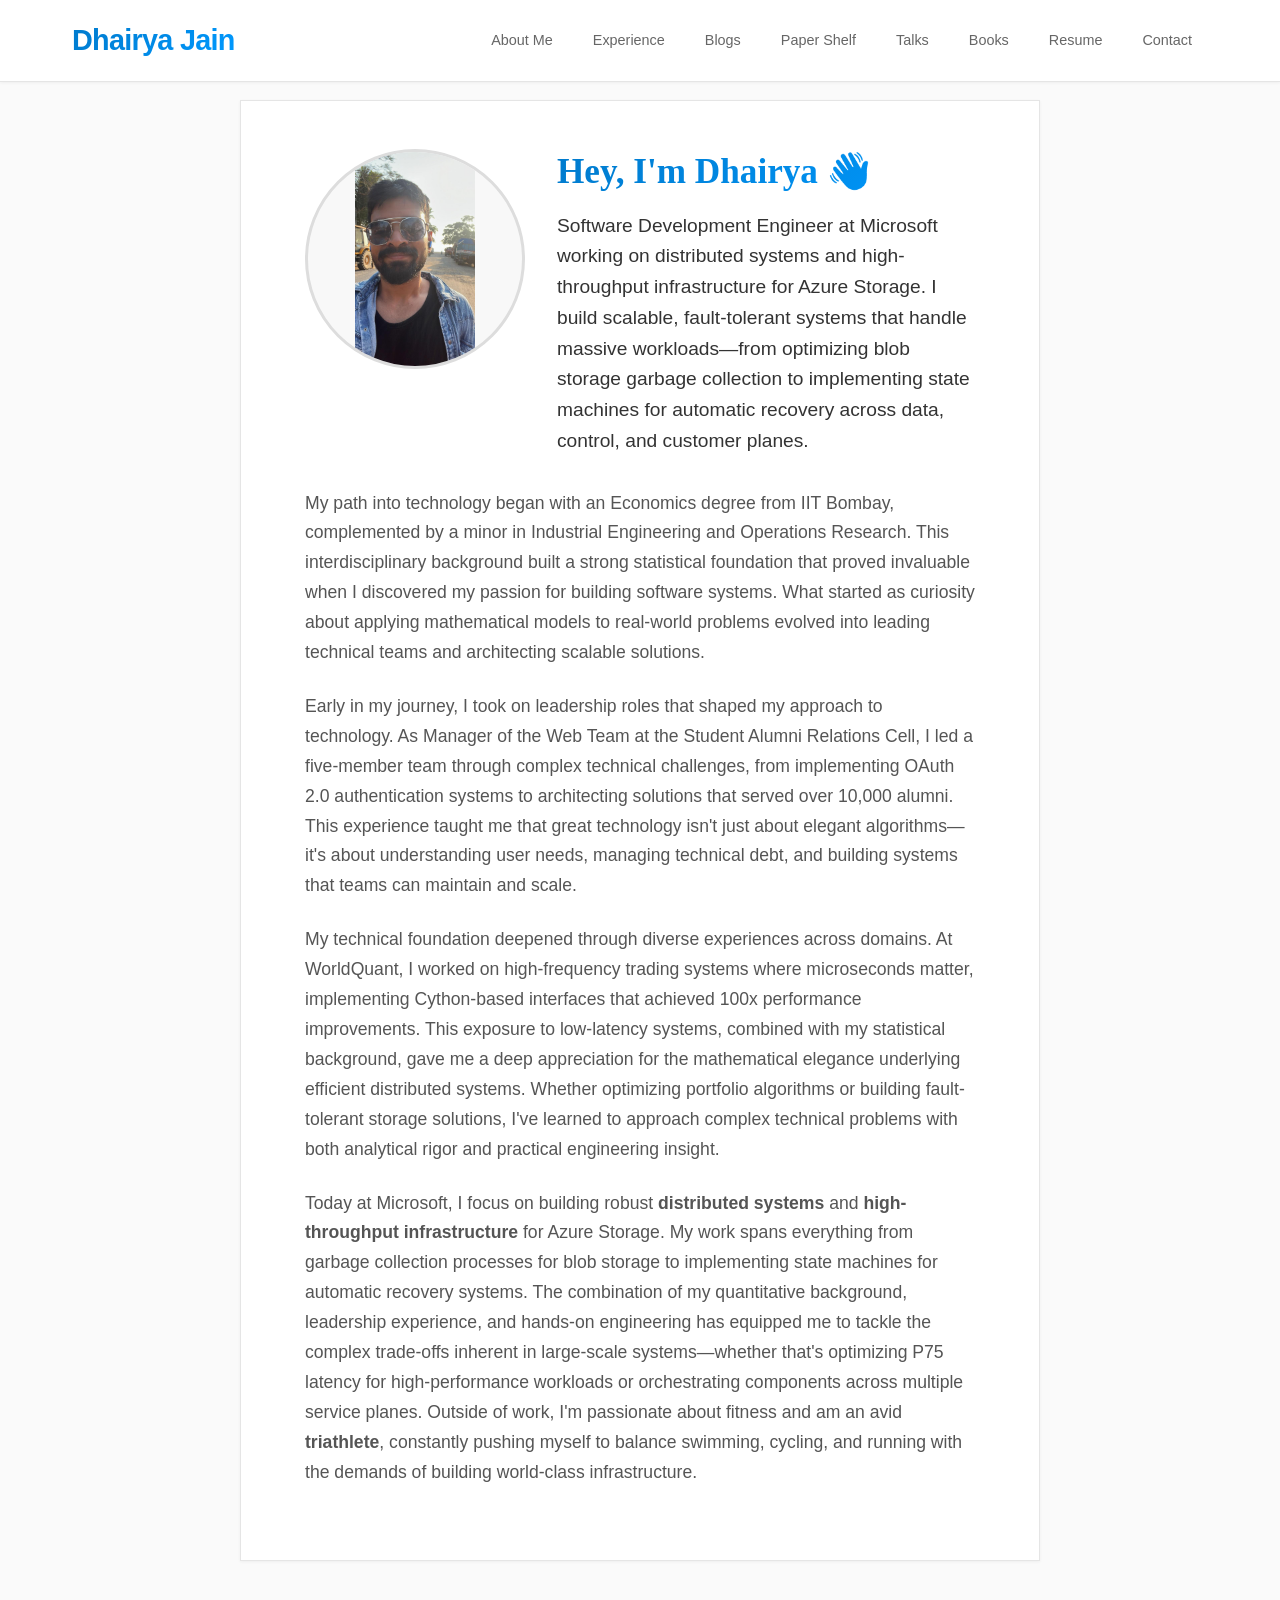
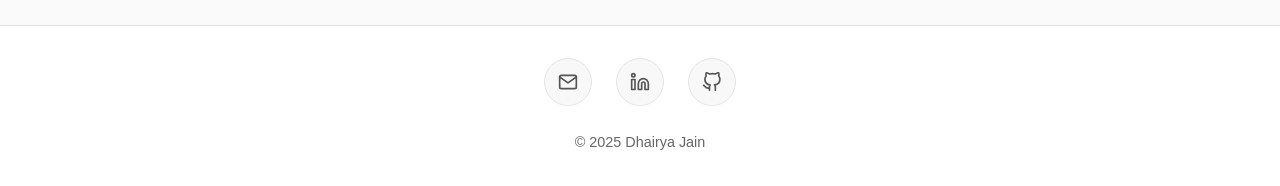
<file: index.html>
<!DOCTYPE html>
<html lang="en">
<head>
    <meta charset="UTF-8">
    <meta name="viewport" content="width=device-width, initial-scale=1.0">
    <title>Dhairya Jain | Personal Website</title>
    <link rel="stylesheet" href="style.css">
    
    <!-- Favicon -->
    <link rel="icon" type="image/x-icon" href="images/ghibli-profile.jpg">
    <link rel="icon" type="image/png" sizes="32x32" href="images/ghibli-profile.jpg">
    <link rel="icon" type="image/png" sizes="16x16" href="images/ghibli-profile.jpg">
    <link rel="apple-touch-icon" sizes="180x180" href="images/ghibli-profile.jpg">
    <meta name="theme-color" content="#007acc">
</head>
<body>
    <header>
        <div class="navbar">
            <div class="navbar-brand">
                <h1><a href="#" data-page="about" class="brand-link">Dhairya Jain</a></h1>
            </div>
            
            <!-- Hamburger menu button for mobile -->
            <button class="navbar-toggle" id="navbarToggle" aria-label="Toggle navigation">
                <span class="hamburger-line"></span>
                <span class="hamburger-line"></span>
                <span class="hamburger-line"></span>
            </button>
            
            <nav class="navbar-nav" id="navbarNav">
                <ul>
                    <li><a href="#" data-page="about" class="nav-link active">About Me</a></li>
                    <li><a href="#" data-page="experience" class="nav-link">Experience</a></li>
                    <li><a href="#" data-page="blogs" class="nav-link">Blogs</a></li>
                    <li><a href="#" data-page="papers" class="nav-link">Paper Shelf</a></li>
                    <li><a href="#" data-page="talks" class="nav-link">Talks</a></li>
                    <li><a href="#" data-page="books" class="nav-link">Books</a></li>
                    <li><a href="#" data-page="resume" class="nav-link">Resume</a></li>
                    <li><a href="#" data-page="contact" class="nav-link">Contact</a></li>
                </ul>
            </nav>
        </div>
    </header>
    <main>
        <div id="about" class="page-section active">
            <section>
                <div style="display: flex; align-items: flex-start; gap: 2rem; margin-bottom: 2rem;">
                    <div style="flex-shrink: 0;">
                        <img src="images/profile-new.jpg" alt="Dhairya Jain" style="width: 220px; height: 220px; object-fit: contain; border-radius: 50%; border: 3px solid #ddd; background-color: #f8f8f8;">
                    </div>
                    <div style="flex: 1;">
                        <p style="font-family: 'Georgia', 'Times New Roman', serif; font-size: 2.2rem; font-weight: 700; background: linear-gradient(135deg, #007acc, #0099ff); -webkit-background-clip: text; -webkit-text-fill-color: transparent; background-clip: text; margin: 0 0 1rem 0; line-height: 1.3;">
                            Hey, I'm Dhairya 👋
                        </p>
                        <p style="font-size: 1.2rem; line-height: 1.6; margin: 0; color: #333; font-weight: 500;">
                            Software Development Engineer at Microsoft working on distributed systems and high-throughput infrastructure for Azure Storage. I build scalable, fault-tolerant systems that handle massive workloads—from optimizing blob storage garbage collection to implementing state machines for automatic recovery across data, control, and customer planes.
                        </p>
                    </div>
                </div>
                <p style="font-size: 1.1rem; line-height: 1.7; margin-bottom: 1.5rem;">
                    My path into technology began with an Economics degree from IIT Bombay, complemented by a minor in Industrial Engineering and Operations Research. This interdisciplinary background built a strong statistical foundation that proved invaluable when I discovered my passion for building software systems. What started as curiosity about applying mathematical models to real-world problems evolved into leading technical teams and architecting scalable solutions.
                </p>
                <p style="font-size: 1.1rem; line-height: 1.7; margin-bottom: 1.5rem;">
                    Early in my journey, I took on leadership roles that shaped my approach to technology. As Manager of the Web Team at the Student Alumni Relations Cell, I led a five-member team through complex technical challenges, from implementing OAuth 2.0 authentication systems to architecting solutions that served over 10,000 alumni. This experience taught me that great technology isn't just about elegant algorithms—it's about understanding user needs, managing technical debt, and building systems that teams can maintain and scale.
                </p>
                <p style="font-size: 1.1rem; line-height: 1.7; margin-bottom: 1.5rem;">
                    My technical foundation deepened through diverse experiences across domains. At WorldQuant, I worked on high-frequency trading systems where microseconds matter, implementing Cython-based interfaces that achieved 100x performance improvements. This exposure to low-latency systems, combined with my statistical background, gave me a deep appreciation for the mathematical elegance underlying efficient distributed systems. Whether optimizing portfolio algorithms or building fault-tolerant storage solutions, I've learned to approach complex technical problems with both analytical rigor and practical engineering insight.
                </p>
                <p style="font-size: 1.1rem; line-height: 1.7;">
                    Today at Microsoft, I focus on building robust <strong>distributed systems</strong> and <strong>high-throughput infrastructure</strong> for Azure Storage. My work spans everything from garbage collection processes for blob storage to implementing state machines for automatic recovery systems. The combination of my quantitative background, leadership experience, and hands-on engineering has equipped me to tackle the complex trade-offs inherent in large-scale systems—whether that's optimizing P75 latency for high-performance workloads or orchestrating components across multiple service planes. Outside of work, I'm passionate about fitness and am an avid <strong>triathlete</strong>, constantly pushing myself to balance swimming, cycling, and running with the demands of building world-class infrastructure.
                </p>
            </section>
        </div>

        <div id="experience" class="page-section">
            <section>
                <h2>Work Experience & Projects</h2>
                
                <div class="subsection">
                    <h3>Professional Experience</h3>
                    <div class="job">
                        <h4>Software Engineer II (L-62) — Distributed Systems and Infrastructure Engineer — Microsoft India (R & D) Pvt. Ltd.</h4>
                        <p><em>June 2022 - Present</em></p>
                        <p style="font-weight: bold; margin-bottom: 0.5rem;">Azure Storage</p>
                        <ul>
                            <li>Enhancing the latest scaled-account feature and SKU conversion enabling 6000+ PB-sized accounts</li>
                            <li>Contributing to high-throughput feature and garbage collection processes for Block-Blob and Append-Blob</li>
                            <li>Reduced Get-Blob API latency from 240μs to 40μs (83% reduction) to support AI and HPC workloads by implementing C++ object pooling and lock-free queues to eliminate heap contention and request-path hops</li>
                            <li>Led the (un)virtualization feature for scaled GRS accounts, ensuring data integrity using TLA+ specs and orchestrating components involved in request hot-path across all of data, control and customer planes</li>
                            <li>Engineered a Secondary Indexing pipeline to transform primary-schema file tables into optimized secondary structures; implemented a Transformer-Collator architecture to process metadata with 100% idempotency</li>
                            <li>Authored a deterministic state-syncing protocol with probabilistic convergence guarantee, validated via TLA+; reducing P99 migration time by 2.7x and eliminating race conditions in distributed state machines</li>
                            <li>Directing technical execution for a 3-person sub-team, including mentoring junior engineers, conducting architectural audits and deep-dive code reviews to ensure system-wide data integrity and service resiliency</li>
                        </ul>
                        <p style="font-weight: bold; margin: 1rem 0 0.5rem 0;">Bing Platform</p>
                        <ul>
                            <li>Engineered ETL pipelines based on Apache Spark to develop hardware forecasting solutions over big-data</li>
                            <li>Designed experiments to find the Cost To Serve per Bing Query and instrument Bing.exe for unused code</li>
                        </ul>
                        <p style="font-weight: bold; margin: 1rem 0 0.5rem 0;">Tech Stack</p>
                        <p style="margin: 0;">C++, C#, Virtualization, Scripting (Python, Powershell, KQL), Databases, TLA+, GDB, Systems/Core Infrastructure</p>
                    </div>
                    <div class="job">
                        <h4>Software Development Engineer — Mirana Toys Pvt. Ltd.</h4>
                        <p><em>May 2022 - June 2022</em></p>
                        <ul>
                            <li>Part of a start-up creating IOT enabled smart toys for kids</li>
                            <li>Implemented a social media engine allowing user login, post creation, and in-game chatting</li>
                            <li>Created multiple dockerized micro-services and established inter-service communication using message queues</li>
                        </ul>
                    </div>
                    <div class="job">
                        <h4>Quantitative Researcher & Developer Intern — WorldQuant Research Pvt. Ltd.</h4>
                        <p><em>May 2021 - July 2021</em></p>
                        <ul>
                            <li>Worked on 2 projects in the area of quantitative development using Cython and quantitative research using machine learning</li>
                            <li>Implemented a high efficiency command line tool for Py.Test for creating a seamless flexible testing workflow</li>
                            <li>Achieved 100x speed-up by integrating a C++ backend with a Cython-based Python interface</li>
                            <li>Researched financial algorithms: Time Series, Autocorrelation from Max Entropy & Portfolio Optimization</li>
                        </ul>
                    </div>
                </div>

                <div class="subsection">
                    <h3>Notable Projects</h3>
                    <div class="project">
                        <h4>Factoid Question-Answering System</h4>
                        <p><em>Course Project &middot; Mar 2022 - Apr 2022</em></p>
                        <ul>
                            <li>Implemented a Bi-directional GRU-based RNN Encoder-Decoder network for Question Answering using Tensorflow/Keras.</li>
                            <li>Tested the model with multiple attention mechanisms like dot-product attention, Luong Attention, & Bahdanau Attention.</li>
                            <li>Obtained 73% F1 score, when trained on SQUAD v1.0 FACTOID question-answering data-set, using GLoVE word embeddings.</li>
                        </ul>
                    </div>
                    <div class="project">
                        <h4>Deep learning in Symbolic Mathematics</h4>
                        <p><em>Course Research Project &middot; Mar 2022 - Apr 2022</em></p>
                        <ul>
                            <li>Terminal project for the course - Deep Learning for Natural Language Processing - under the guidance of Prof. Pushpak Bhattacharya, CSE.</li>
                            <li>Extended the research done by Facebook AI to learn and predict taylor series transformations of mathematical expressions.</li>
                            <li>Generated symbolic function dataset using randomized binary trees; optimized the algorithm using dynamic programming.</li>
                            <li>Experimented with bi-directional LSTM based encoder-decoder network and attention-based transformer models.</li>
                        </ul>
                    </div>
                    <div class="project">
                        <h4>Google Summer of Code'21 | The R project for Statistical Computing</h4>
                        <p><em>May 2021 - Aug 2021</em></p>
                        <ul>
                            <li>Contributed to PerformanceAnalytics, an R package used for portfolio risk analysis</li>
                            <li>Created functionality for calculating outlier-anomalous utilities in the Capital Asset Pricing Model</li>
                            <li>Published a vignette on CRAN to exhibit new features and improved unit tests coverage by 11%</li>
                            <li>Earned 150+ list of professionals & researchers in making Git-based interactive contributions</li>
                        </ul>
                    </div>
                    <div class="project">
                        <h4>Manager of the Web Team | Student Alumni Relations Cell | IIT-Bombay</h4>
                        <p><em>May 2019 - Apr 2021</em></p>
                        <ul>
                            <li>Promoted to lead the 5-membered web team in a 3 tier body working closely with the Dean of Alumni & Corporate Relations, IIT-B</li>
                            <li>Administered & maintained IIT-B domain of the body using Nginx reverse proxy over Gunicorn web servers</li>
                            <li>Developed an inter-active website for Alumicon with OAuth 2.0 giving 30+ graphics to over 10000+ alumni for networking</li>
                            <li>Implemented user tagging functionality in the Institute Yearbook 2021 to enrich experience of 3k+ users</li>
                            <li>Earned 1k+ fresh graduates with personalized yearbooks accounting 50k+ memories by automating pdf building</li>
                            <li>Benefited 3k+ students by solving 5+ events over the year having a combined budget of INR 1.5+ Million</li>
                        </ul>
                    </div>
                </div>

                <div class="subsection">
                    <h3>Education</h3>
                    <div class="education">
                        <h4>Indian Institute of Technology (IIT) Bombay</h4>
                        <p><em>B.Tech in Economics &middot; 2018 - 2022</em></p>
                        <ul>
                            <li><strong>Major:</strong> Economics</li>
                            <li><strong>Minor:</strong> Industrial Engineering and Operations Research </li>
                            <li><strong>JEE Advanced Rank:</strong> AIR 1,209 (2018)</li>
                            <li><strong>JEE Mains Rank:</strong> AIR 1,886 (2018)</li>
                            <li>Relevant Coursework: Data Structures & Algorithms, Database Systems, Machine Learning, Deep Learning for NLP, Operating Systems, Computer Networks</li>
                        </ul>
                    </div>
                </div>
            </section>
        </div>

        <div id="blogs" class="page-section">
            <section>
                <h2>Blogs</h2>
                <p>A collection of my thoughts and learnings on technology, projects, and experiences.</p>
                <div class="subsection">
                    <div class="project">
                        <h4>Designing High-Performance Queue Data Structures in C</h4>
                        <p><em>September 28, 2025</em></p>
                        <p>A comprehensive guide to building lock-free queue implementations, from simple single-threaded SPSC queues to thread-safe variants using memory barriers and atomic operations.</p>
                        <a href="blogs/designing-queue-data-structure.html">Read more &rarr;</a>
                    </div>
                    <div class="project">
                        <h4>Understanding Bitfields in C++ - A Memory Optimization Guide</h4>
                        <p><em>September 28, 2025</em></p>
                        <p>A deep dive into C++ bitfields, exploring how they work, their practical applications in systems programming, and the memory-saving advantages they offer.</p>
                        <a href="blogs/bitfields-in-cpp.html">Read more &rarr;</a>
                    </div>
                    <div class="project">
                        <h4>Google Summer of Code — Dhairya Jain</h4>
                        <p><em>June 26, 2021</em></p>
                        <p>An introductory post about my selection into the Google Summer of Code program with The R Project, and my project on improving the PerformanceAnalytics package.</p>
                        <a href="https://jaindhairya2001.medium.com/google-summer-of-code-dhairya-jain-3c01961524" target="_blank">Read more on Medium &rarr;</a>
                    </div>
                    <div class="project">
                        <h4>End of a beautiful summer — GSoC @ The R Project</h4>
                        <p><em>August 18, 2021</em></p>
                        <p>A summary of my work and contributions during the Google Summer of Code 2021, detailing the outcomes and my experience with The R Project.</p>
                        <a href="https://jaindhairya2001.medium.com/end-of-a-beautiful-summer-gsoc-the-r-project-adf2f5a1cf57" target="_blank">Read more on Medium &rarr;</a>
                    </div>
                    <div class="project">
                        <h4>End Report: Kharagpur Winter of Code 2019–20</h4>
                        <p><em>January 7, 2020</em></p>
                        <p>A report on my experience and learnings from participating in the Kharagpur Winter of Code, an open-source program.</p>
                        <a href="https://jaindhairya2001.medium.com/end-report-kharagpur-winter-of-code-2019-20-9ec76de84a75" target="_blank">Read more on Medium &rarr;</a>
                    </div>
                </div>
            </section>
        </div>

        <div id="papers" class="page-section">
            <section>
                <h2>Paper Shelf</h2>
                <p>A collection of research papers and technical documents that have influenced my work and thinking.</p>
                <div class="paper-categories">
                    <h3>Distributed Systems</h3>
                    <ul>
                        <li><a href="https://raft.github.io/raft.pdf" target="_blank">The Raft Consensus Algorithm</a></li>
                        <li><a href="https://www.allthingsdistributed.com/files/amazon-dynamo-sosp2007.pdf" target="_blank">Dynamo: Amazon's Highly Available Key-value Store</a></li>
                        <li><a href="https://static.googleusercontent.com/media/research.google.com/en//archive/mapreduce-osdi04.pdf" target="_blank">MapReduce: Simplified Data Processing on Large Clusters</a></li>
                        <li><a href="https://static.googleusercontent.com/media/research.google.com/en//archive/chubby-osdi06.pdf" target="_blank">The Chubby Lock Service for Loosely-Coupled Distributed Systems</a></li>
                        <li><a href="https://pmg.csail.mit.edu/papers/vr-revisited.pdf" target="_blank">Viewstamped Replication Revisited</a></li>
                    </ul>
                    
                    <h3>Storage Systems</h3>
                    <ul>
                        <li><a href="https://static.googleusercontent.com/media/research.google.com/en//archive/gfs-sosp03.pdf" target="_blank">The Google File System</a></li>
                        <li><a href="https://static.googleusercontent.com/media/research.google.com/en//archive/bigtable-osdi06.pdf" target="_blank">Bigtable: A Distributed Storage System for Structured Data</a></li>
                        <li><a href="https://sigops.org/s/conferences/sosp/2011/current/2011-Cascais/printable/11-calder.pdf" target="_blank">Windows Azure Storage: A Highly Available Cloud Storage Service</a></li>
                        <li><a href="https://www.usenix.org/system/files/conference/fast16/fast16-papers-lu.pdf" target="_blank">The Design and Implementation of a Log-Structured File System</a></li>
                        <li><a href="https://dl.acm.org/doi/pdf/10.1145/1294261.1294278" target="_blank">Amazon S3: A Simple Storage Service</a></li>
                    </ul>
                    
                    <h3>Database Systems</h3>
                    <ul>
                        <li><a href="https://static.googleusercontent.com/media/research.google.com/en//archive/spanner-osdi2012.pdf" target="_blank">Spanner: Google's Globally-Distributed Database</a></li>
                        <li><a href="https://www.usenix.org/system/files/conference/nsdi13/nsdi13-final170.pdf" target="_blank">F1: A Distributed SQL Database That Scales</a></li>
                        <li><a href="https://dl.acm.org/doi/pdf/10.1145/3183713.3196937" target="_blank">Amazon DynamoDB: A Scalable, Predictably Performant, and Fully Managed NoSQL Database</a></li>
                        <li><a href="https://static.googleusercontent.com/media/research.google.com/en//pubs/archive/41344.pdf" target="_blank">Mesa: Geo-Replicated, Near Real-Time, Scalable Data Warehousing</a></li>
                        <li><a href="https://static.googleusercontent.com/media/research.google.com/en//pubs/archive/36632.pdf" target="_blank">Dremel: Interactive Analysis of Web-Scale Datasets</a></li>
                    </ul>
                    
                    <h3>Quantitative Finance</h3>
                    <ul>
                        <li><a href="https://www.math.ust.hk/~maykwok/courses/ma362/07F/markowitz_JF.pdf" target="_blank">Portfolio Selection - Harry Markowitz</a></li>
                        <li><a href="https://www.jstor.org/stable/pdf/2975974.pdf" target="_blank">The Capital Asset Pricing Model: Theory and Evidence</a></li>
                        <li><a href="https://www.cs.princeton.edu/courses/archive/fall09/cos323/papers/black_scholes73.pdf" target="_blank">The Pricing of Options and Corporate Liabilities (Black-Scholes)</a></li>
                        <li><a href="https://web.stanford.edu/~wfsharpe/art/capm/capm.htm" target="_blank">Capital Asset Prices: A Theory of Market Equilibrium</a></li>
                        <li><a href="https://faculty.chicagobooth.edu/eugene.fama/research/famafrench.htm" target="_blank">The Cross-Section of Expected Stock Returns (Fama-French)</a></li>
                    </ul>

                    <h3>Machine Learning & AI</h3>
                    <ul>
                        <li><a href="https://arxiv.org/pdf/1706.03762.pdf" target="_blank">Attention Is All You Need (Transformers)</a></li>
                        <li><a href="https://arxiv.org/pdf/2005.14165.pdf" target="_blank">Language Models are Few-Shot Learners (GPT-3)</a></li>
                        <li><a href="https://s3-us-west-2.amazonaws.com/openai-assets/research-covers/language-unsupervised/language_understanding_paper.pdf" target="_blank">Improving Language Understanding by Generative Pre-Training (GPT)</a></li>
                        <li><a href="https://arxiv.org/pdf/1810.04805.pdf" target="_blank">BERT: Pre-training of Deep Bidirectional Transformers</a></li>
                        <li><a href="https://proceedings.neurips.cc/paper/2017/file/3f5ee243547dee91fbd053c1c4a845aa-Paper.pdf" target="_blank">Deep Reinforcement Learning from Human Preferences</a></li>
                    </ul>
                </div>
            </section>
        </div>

        <div id="talks" class="page-section">
            <section>
                <h2>Talks & Presentations</h2>
                <p>A selection of internal and external knowledge-sharing sessions and presentations.</p>
                <div class="subsection">
                    <div class="project">
                        <h4>Google File System (2003 SOSP Paper) - Deep Dive Overview</h4>
                        <p><em>Internal presentation at Microsoft &middot; Year: 2025 (approx.)</em></p>
                        <ul>
                            <li>Covered core design goals: scalability, fault tolerance, high throughput over low latency.</li>
                            <li>Explained master responsibilities: namespace management, lease coordination, chunk metadata.</li>
                            <li>Walked through write pipeline: client push, primary ordering, secondary replication, commit acks.</li>
                            <li>Discussed chunk size trade-offs (64MB) and impact on metadata ops and sequential throughput.</li>
                            <li>Analyzed failure handling: stale replica detection, heartbeat protocol, re-replication triggers.</li>
                        </ul>
                        <p>Slides reference file (not publicly embedded here): <code>Google File System (2003 SOSP Paper) Overview.pptx</code></p>
                    </div>
                </div>
                <div class="subsection">
                    <h3>Interested in more?</h3>
                    <p>Planned upcoming sessions: Spanner TrueTime semantics, Designing reliable blob storage pipelines, and Practical Raft vs Paxos implementation notes.</p>
                </div>
            </section>
        </div>

        <div id="books" class="page-section">
            <section>
                <h2>Books</h2>
                <p>A curated collection of books that have shaped my understanding of computer science and systems design.</p>
                
                <div class="subsection">
                    <h3>Computer Systems & Architecture</h3>
                    <div class="book-item">
                        <h4>Computer Organization and Design: The Hardware/Software Interface (RISC-V Edition)</h4>
                        <p><em>David A. Patterson & John L. Hennessy</em></p>
                        <p class="book-description">
                            The latest edition of the classic textbook on computer architecture, now featuring the open-source RISC-V instruction set architecture. This comprehensive guide covers everything from processor design to memory hierarchies, providing essential knowledge for understanding how hardware and software interact. The RISC-V edition offers a modern perspective on computer organization with updated examples and contemporary architectures.
                        </p>
                        <div class="book-actions">
                            <a href="https://www.amazon.com/Computer-Organization-Design-RISC-V-Architecture/dp/0128122757" 
                               class="download-link" 
                               target="_blank" 
                               rel="noopener noreferrer">
                                <svg width="20" height="20" viewBox="0 0 24 24" fill="none" xmlns="http://www.w3.org/2000/svg" style="margin-right: 8px; vertical-align: middle;">
                                    <path d="M18 13v6a2 2 0 0 1-2 2H5a2 2 0 0 1-2-2V8a2 2 0 0 1 2-2h6" stroke="currentColor" stroke-width="2" stroke-linecap="round" stroke-linejoin="round" fill="none"/>
                                    <polyline points="15,3 21,3 21,9" stroke="currentColor" stroke-width="2" stroke-linecap="round" stroke-linejoin="round"/>
                                    <line x1="10" y1="14" x2="21" y2="3" stroke="currentColor" stroke-width="2" stroke-linecap="round" stroke-linejoin="round"/>
                                </svg>
                                View on Amazon
                            </a>
                        </div>
                    </div>
                </div>
                
                <div class="subsection">
                    <h3>Coming Soon</h3>
                    <p>More books on distributed systems, database internals, and software engineering principles will be added to this collection.</p>
                </div>
            </section>
        </div>

        <div id="resume" class="page-section">
            <section>
                <h2>Resume</h2>
                <p>Download my latest resume to get a comprehensive overview of my experience, skills, and accomplishments.</p>
                <div class="resume-download">
                    <a href="[Sep 25] Dhairya Jain - Storage.pdf" class="download-link" download>
                        <svg width="24" height="24" viewBox="0 0 24 24" fill="none" xmlns="http://www.w3.org/2000/svg" style="margin-right: 8px; vertical-align: middle;">
                            <path d="M14 2H6a2 2 0 0 0-2 2v16a2 2 0 0 0 2 2h12a2 2 0 0 0 2-2V8z" stroke="currentColor" stroke-width="2" stroke-linecap="round" stroke-linejoin="round" fill="none"/>
                            <polyline points="14,2 14,8 20,8" stroke="currentColor" stroke-width="2" stroke-linecap="round" stroke-linejoin="round" fill="none"/>
                            <line x1="16" y1="13" x2="8" y2="13" stroke="currentColor" stroke-width="2" stroke-linecap="round" stroke-linejoin="round"/>
                            <line x1="16" y1="17" x2="8" y2="17" stroke="currentColor" stroke-width="2" stroke-linecap="round" stroke-linejoin="round"/>
                            <polyline points="10,9 9,9 8,9" stroke="currentColor" stroke-width="2" stroke-linecap="round" stroke-linejoin="round"/>
                        </svg>
                        Download Resume (PDF)
                    </a>
                    <p style="font-size: 0.9rem; color: #666; margin-top: 0.5rem;">Last updated: September 2025</p>
                </div>
                
                <div class="resume-viewer">
                    <h3>Resume Preview</h3>
                    <div class="pdf-container">
                        <iframe src="[Mar 26] Dhairya Jain - Storage.pdf" 
                                type="application/pdf" 
                                width="100%" 
                                height="800px" 
                                style="border: 1px solid #ddd; border-radius: 8px;">
                            <p>Your browser doesn't support PDF viewing. <a href="[Sep 25] Dhairya Jain - Storage.pdf" target="_blank">Click here to download the PDF</a>.</p>
                        </iframe>
                    </div>
                </div>
                
                <div class="resume-highlights">
                    <h3>Quick Highlights</h3>
                    <ul>
                        <li><strong>Current Role:</strong> Software Development Engineer at Microsoft</li>
                        <li><strong>Education:</strong> B.Tech Economics (Minor: Industrial Engineering and Operations Research), IIT Bombay</li>
                        <li><strong>JEE Ranks:</strong> AIR 1,209 (Advanced), AIR 1,886 (Mains)</li>
                        <li><strong>Specialization:</strong> Distributed Systems, Low-latency Infrastructure</li>
                        <li><strong>Notable Achievement:</strong> Google Summer of Code participant with The R Project</li>
                    </ul>
                </div>
            </section>
        </div>

        <div id="contact" class="page-section">
            <section>
                <h2>Contact</h2>
                <p>Feel free to reach out for collaborations, discussions, or opportunities!</p>
                <div class="contact-links">
                    <p>Email: <a href="mailto:jaindhairyahere@gmail.com">jaindhairyahere@gmail.com</a></p>
                    <p>LinkedIn: <a href="https://linkedin.com/in/jain-dhairya/" target="_blank">linkedin.com/in/jain-dhairya/</a></p>
                    <p>GitHub: <a href="https://github.com/jaindhairyahere" target="_blank">github.com/jaindhairyahere</a></p>
                </div>
            </section>
        </div>
    </main>
    <footer>
        <div class="footer-content">
            <div class="social-links">
                <a href="mailto:jaindhairyahere@gmail.com" class="social-icon" title="Email">
                    <svg width="24" height="24" viewBox="0 0 24 24" fill="none" xmlns="http://www.w3.org/2000/svg">
                        <path d="M4 4h16c1.1 0 2 .9 2 2v12c0 1.1-.9 2-2 2H4c-1.1 0-2-.9-2-2V6c0-1.1.9-2 2-2z" stroke="currentColor" stroke-width="2" stroke-linecap="round" stroke-linejoin="round" fill="none"/>
                        <polyline points="22,6 12,13 2,6" stroke="currentColor" stroke-width="2" stroke-linecap="round" stroke-linejoin="round"/>
                    </svg>
                </a>
                <a href="https://linkedin.com/in/jain-dhairya/" class="social-icon" target="_blank" title="LinkedIn">
                    <svg width="24" height="24" viewBox="0 0 24 24" fill="none" xmlns="http://www.w3.org/2000/svg">
                        <path d="M16 8a6 6 0 0 1 6 6v7h-4v-7a2 2 0 0 0-2-2 2 2 0 0 0-2 2v7h-4v-7a6 6 0 0 1 6-6z" stroke="currentColor" stroke-width="2" stroke-linecap="round" stroke-linejoin="round" fill="none"/>
                        <rect x="2" y="9" width="4" height="12" stroke="currentColor" stroke-width="2" stroke-linecap="round" stroke-linejoin="round" fill="none"/>
                        <circle cx="4" cy="4" r="2" stroke="currentColor" stroke-width="2" stroke-linecap="round" stroke-linejoin="round" fill="none"/>
                    </svg>
                </a>
                <a href="https://github.com/jaindhairyahere" class="social-icon" target="_blank" title="GitHub">
                    <svg width="24" height="24" viewBox="0 0 24 24" fill="none" xmlns="http://www.w3.org/2000/svg">
                        <path d="M9 19c-5 1.5-5-2.5-7-3m14 6v-3.87a3.37 3.37 0 0 0-.94-2.61c3.14-.35 6.44-1.54 6.44-7A5.44 5.44 0 0 0 20 4.77 5.07 5.07 0 0 0 19.91 1S18.73.65 16 2.48a13.38 13.38 0 0 0-7 0C6.27.65 5.09 1 5.09 1A5.07 5.07 0 0 0 5 4.77a5.44 5.44 0 0 0-1.5 3.78c0 5.42 3.3 6.61 6.44 7A3.37 3.37 0 0 0 9 18.13V22" stroke="currentColor" stroke-width="2" stroke-linecap="round" stroke-linejoin="round" fill="none"/>
                    </svg>
                </a>
            </div>
            <p class="copyright">&copy; 2025 Dhairya Jain</p>
        </div>
    </footer>

    <script>
        // Single Page Application Logic
        document.addEventListener('DOMContentLoaded', function() {
            const navLinks = document.querySelectorAll('.nav-link');
            const pageSection = document.querySelectorAll('.page-section');
            
            // Function to show a specific page
            function showPage(targetPage) {
                // Hide all pages
                pageSection.forEach(section => {
                    section.classList.remove('active');
                });
                
                // Show target page
                const target = document.getElementById(targetPage);
                if (target) {
                    target.classList.add('active');
                }
                
                // Update active nav link
                navLinks.forEach(link => {
                    link.classList.remove('active');
                });
                
                const activeLink = document.querySelector(`[data-page="${targetPage}"]`);
                if (activeLink) {
                    activeLink.classList.add('active');
                }
                
                // Update page title with special handling for About page
                if (targetPage === 'about') {
                    document.title = 'Dhairya Jain';
                } else {
                    const tabNames = {
                        'experience': 'Experience',
                        'blogs': 'Blogs',
                        'papers': 'Paper Shelf',
                        'talks': 'Talks',
                        'contact': 'Contact'
                    };
                    const tabName = tabNames[targetPage] || targetPage.charAt(0).toUpperCase() + targetPage.slice(1);
                    document.title = `${tabName} | Dhairya Jain`;
                }
            }
            
            // Add click event listeners to nav links
            navLinks.forEach(link => {
                link.addEventListener('click', function(e) {
                    e.preventDefault();
                    const targetPage = this.dataset.page;
                    showPage(targetPage);
                    
                    // Update URL without page refresh
                    history.pushState({page: targetPage}, '', `#${targetPage}`);
                });
            });
            
            // Handle browser back/forward buttons
            window.addEventListener('popstate', function(e) {
                if (e.state && e.state.page) {
                    showPage(e.state.page);
                } else {
                    // Default to about page if no state
                    showPage('about');
                }
            });
            
            // Handle direct URL access
            const hash = window.location.hash.substring(1);
            if (hash && document.getElementById(hash)) {
                showPage(hash);
            } else {
                showPage('about');
            }
            
            // Set initial state
            history.replaceState({page: 'about'}, '', '#about');
        });
        
        // Hamburger Menu JavaScript
        const navbarToggle = document.getElementById('navbarToggle');
        const navbarNav = document.getElementById('navbarNav');
        
        if (navbarToggle && navbarNav) {
            navbarToggle.addEventListener('click', function() {
                // Toggle the active class on the hamburger button
                navbarToggle.classList.toggle('active');
                
                // Toggle the show class on the navigation menu
                navbarNav.classList.toggle('show');
            });
            
            // Close menu when clicking outside
            document.addEventListener('click', function(event) {
                if (!event.target.closest('.navbar')) {
                    navbarToggle.classList.remove('active');
                    navbarNav.classList.remove('show');
                }
            });
            
            // Close menu when clicking on a nav link
            const navLinks = navbarNav.querySelectorAll('.nav-link');
            navLinks.forEach(link => {
                link.addEventListener('click', function() {
                    navbarToggle.classList.remove('active');
                    navbarNav.classList.remove('show');
                });
            });
        }
    </script>
</body>
</html>
</file>
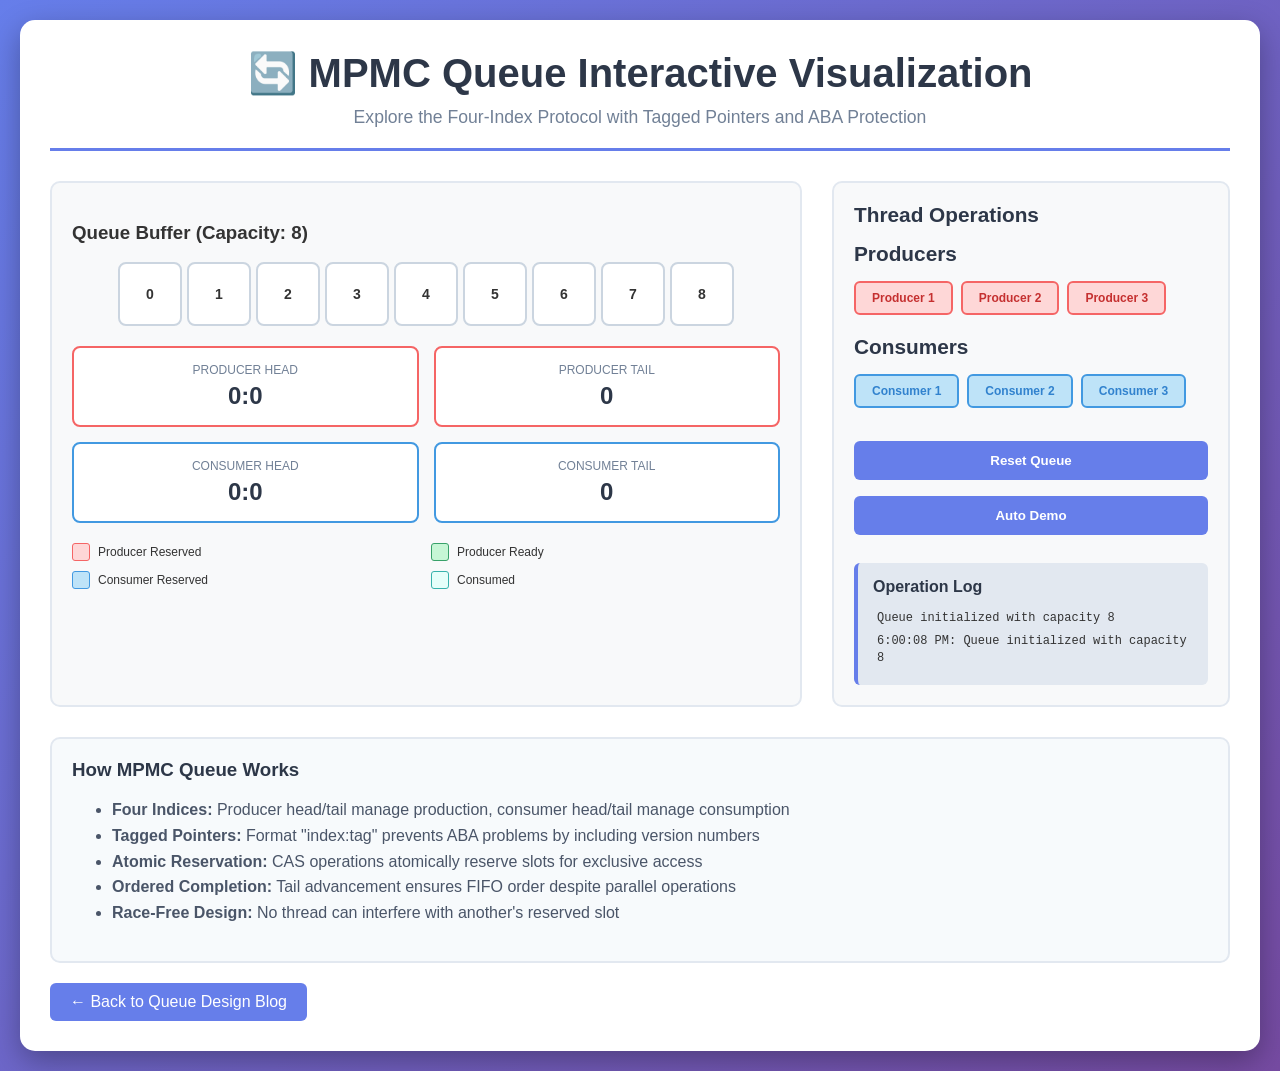
<file: blogs/mpmc-visualization.html>
<!DOCTYPE html>
<html lang="en">
<head>
    <meta charset="UTF-8">
    <meta name="viewport" content="width=device-width, initial-scale=1.0">
    <title>MPMC Queue Interactive Visualization</title>
    <style>
        body {
            font-family: 'Segoe UI', Tahoma, Geneva, Verdana, sans-serif;
            margin: 0;
            padding: 20px;
            background: linear-gradient(135deg, #667eea 0%, #764ba2 100%);
            min-height: 100vh;
            color: #333;
        }

        .container {
            max-width: 1400px;
            margin: 0 auto;
            background: white;
            border-radius: 15px;
            padding: 30px;
            box-shadow: 0 10px 30px rgba(0,0,0,0.3);
        }

        .header {
            text-align: center;
            margin-bottom: 30px;
            padding-bottom: 20px;
            border-bottom: 3px solid #667eea;
        }

        .header h1 {
            color: #2d3748;
            margin: 0;
            font-size: 2.5em;
        }

        .header p {
            color: #718096;
            font-size: 1.1em;
            margin: 10px 0 0 0;
        }

        .visualization-container {
            display: flex;
            gap: 30px;
            margin-bottom: 30px;
        }

        .queue-display {
            flex: 2;
            background: #f8f9fa;
            border-radius: 10px;
            padding: 20px;
            border: 2px solid #e2e8f0;
        }

        .controls {
            flex: 1;
            background: #f8f9fa;
            border-radius: 10px;
            padding: 20px;
            border: 2px solid #e2e8f0;
        }

        .queue-buffer {
            margin-bottom: 20px;
        }

        .buffer-slots {
            display: flex;
            gap: 5px;
            margin: 10px 0;
            justify-content: center;
        }

        .slot {
            width: 60px;
            height: 60px;
            border: 2px solid #cbd5e0;
            border-radius: 8px;
            display: flex;
            align-items: center;
            justify-content: center;
            font-weight: bold;
            font-size: 14px;
            background: white;
            position: relative;
            transition: all 0.3s ease;
        }

        .slot.reserved-producer {
            background: #fed7d7;
            border-color: #f56565;
            color: #c53030;
        }

        .slot.ready-producer {
            background: #c6f6d5;
            border-color: #38a169;
            color: #2f855a;
        }

        .slot.reserved-consumer {
            background: #bee3f8;
            border-color: #4299e1;
            color: #3182ce;
        }

        .slot.consumed {
            background: #e6fffa;
            border-color: #38b2ac;
            color: #2d7d79;
        }

        .indices {
            display: grid;
            grid-template-columns: repeat(2, 1fr);
            gap: 15px;
            margin-top: 20px;
        }

        .index-display {
            background: white;
            border: 2px solid #e2e8f0;
            border-radius: 8px;
            padding: 15px;
            text-align: center;
        }

        .index-label {
            font-size: 12px;
            color: #718096;
            text-transform: uppercase;
            margin-bottom: 5px;
        }

        .index-value {
            font-size: 24px;
            font-weight: bold;
            color: #2d3748;
        }

        .index-display.producer {
            border-color: #f56565;
        }

        .index-display.consumer {
            border-color: #4299e1;
        }

        .thread-controls {
            margin-bottom: 25px;
        }

        .thread-group {
            margin-bottom: 20px;
        }

        .thread-group h3 {
            color: #2d3748;
            margin: 0 0 10px 0;
            font-size: 1.2em;
        }

        .thread-buttons {
            display: flex;
            gap: 8px;
            flex-wrap: wrap;
        }

        .thread-btn {
            padding: 8px 16px;
            border: none;
            border-radius: 6px;
            cursor: pointer;
            font-weight: bold;
            font-size: 12px;
            transition: all 0.2s ease;
            min-width: 80px;
        }

        .producer-btn {
            background: #fed7d7;
            color: #c53030;
            border: 2px solid #f56565;
        }

        .producer-btn:hover:not(:disabled) {
            background: #feb2b2;
        }

        .consumer-btn {
            background: #bee3f8;
            color: #3182ce;
            border: 2px solid #4299e1;
        }

        .consumer-btn:hover:not(:disabled) {
            background: #90cdf4;
        }

        .thread-btn:disabled {
            opacity: 0.5;
            cursor: not-allowed;
        }

        .controls h3 {
            color: #2d3748;
            margin: 0 0 15px 0;
            font-size: 1.3em;
        }

        .control-btn {
            width: 100%;
            padding: 12px;
            margin: 8px 0;
            border: none;
            border-radius: 6px;
            background: #667eea;
            color: white;
            font-weight: bold;
            cursor: pointer;
            transition: background 0.2s;
        }

        .control-btn:hover {
            background: #5a6fd8;
        }

        .control-btn:disabled {
            background: #a0aec0;
            cursor: not-allowed;
        }

        .status {
            margin-top: 20px;
            padding: 15px;
            background: #e2e8f0;
            border-radius: 6px;
            border-left: 4px solid #667eea;
        }

        .status h4 {
            margin: 0 0 10px 0;
            color: #2d3748;
        }

        .operation-log {
            max-height: 200px;
            overflow-y: auto;
            font-family: 'Courier New', monospace;
            font-size: 12px;
            line-height: 1.4;
        }

        .log-entry {
            margin: 2px 0;
            padding: 2px 4px;
            border-radius: 3px;
        }

        .log-producer {
            background: #fed7d7;
            color: #c53030;
        }

        .log-consumer {
            background: #bee3f8;
            color: #3182ce;
        }

        .log-success {
            background: #c6f6d5;
            color: #2f855a;
        }

        .log-error {
            background: #fed7d7;
            color: #c53030;
        }

        .legend {
            margin-top: 20px;
            display: grid;
            grid-template-columns: repeat(2, 1fr);
            gap: 10px;
            font-size: 12px;
        }

        .legend-item {
            display: flex;
            align-items: center;
            gap: 8px;
        }

        .legend-color {
            width: 16px;
            height: 16px;
            border-radius: 3px;
            border: 1px solid #cbd5e0;
        }

        .explanation {
            margin-top: 30px;
            padding: 20px;
            background: #f7fafc;
            border-radius: 10px;
            border: 2px solid #e2e8f0;
        }

        .explanation h3 {
            color: #2d3748;
            margin: 0 0 15px 0;
        }

        .explanation ul {
            color: #4a5568;
            line-height: 1.6;
        }

        .back-link {
            display: inline-block;
            margin-top: 20px;
            padding: 10px 20px;
            background: #667eea;
            color: white;
            text-decoration: none;
            border-radius: 6px;
            transition: background 0.2s;
        }

        .back-link:hover {
            background: #5a6fd8;
        }

        @media (max-width: 768px) {
            .visualization-container {
                flex-direction: column;
            }
            
            .buffer-slots {
                flex-wrap: wrap;
            }
            
            .slot {
                width: 50px;
                height: 50px;
                font-size: 12px;
            }
        }
    </style>
</head>
<body>
    <div class="container">
        <div class="header">
            <h1>🔄 MPMC Queue Interactive Visualization</h1>
            <p>Explore the Four-Index Protocol with Tagged Pointers and ABA Protection</p>
        </div>

        <div class="visualization-container">
            <div class="queue-display">
                <div class="queue-buffer">
                    <h3>Queue Buffer (Capacity: 8)</h3>
                    <div class="buffer-slots" id="buffer-slots">
                        <!-- Slots will be generated by JavaScript -->
                    </div>
                    
                    <div class="indices">
                        <div class="index-display producer">
                            <div class="index-label">Producer Head</div>
                            <div class="index-value" id="producer-head">0:0</div>
                        </div>
                        <div class="index-display producer">
                            <div class="index-label">Producer Tail</div>
                            <div class="index-value" id="producer-tail">0</div>
                        </div>
                        <div class="index-display consumer">
                            <div class="index-label">Consumer Head</div>
                            <div class="index-value" id="consumer-head">0:0</div>
                        </div>
                        <div class="index-display consumer">
                            <div class="index-label">Consumer Tail</div>
                            <div class="index-value" id="consumer-tail">0</div>
                        </div>
                    </div>
                </div>

                <div class="legend">
                    <div class="legend-item">
                        <div class="legend-color" style="background: #fed7d7; border-color: #f56565;"></div>
                        <span>Producer Reserved</span>
                    </div>
                    <div class="legend-item">
                        <div class="legend-color" style="background: #c6f6d5; border-color: #38a169;"></div>
                        <span>Producer Ready</span>
                    </div>
                    <div class="legend-item">
                        <div class="legend-color" style="background: #bee3f8; border-color: #4299e1;"></div>
                        <span>Consumer Reserved</span>
                    </div>
                    <div class="legend-item">
                        <div class="legend-color" style="background: #e6fffa; border-color: #38b2ac;"></div>
                        <span>Consumed</span>
                    </div>
                </div>
            </div>

            <div class="controls">
                <h3>Thread Operations</h3>
                
                <div class="thread-controls">
                    <div class="thread-group">
                        <h3>Producers</h3>
                        <div class="thread-buttons">
                            <button class="thread-btn producer-btn" onclick="enqueue('P1', 'Data1')">Producer 1</button>
                            <button class="thread-btn producer-btn" onclick="enqueue('P2', 'Data2')">Producer 2</button>
                            <button class="thread-btn producer-btn" onclick="enqueue('P3', 'Data3')">Producer 3</button>
                        </div>
                    </div>
                    
                    <div class="thread-group">
                        <h3>Consumers</h3>
                        <div class="thread-buttons">
                            <button class="thread-btn consumer-btn" onclick="dequeue('C1')">Consumer 1</button>
                            <button class="thread-btn consumer-btn" onclick="dequeue('C2')">Consumer 2</button>
                            <button class="thread-btn consumer-btn" onclick="dequeue('C3')">Consumer 3</button>
                        </div>
                    </div>
                </div>

                <button class="control-btn" onclick="reset()">Reset Queue</button>
                <button class="control-btn" onclick="autoDemo()">Auto Demo</button>
                
                <div class="status">
                    <h4>Operation Log</h4>
                    <div class="operation-log" id="operation-log">
                        <div class="log-entry">Queue initialized with capacity 8</div>
                    </div>
                </div>
            </div>
        </div>

        <div class="explanation">
            <h3>How MPMC Queue Works</h3>
            <ul>
                <li><strong>Four Indices:</strong> Producer head/tail manage production, consumer head/tail manage consumption</li>
                <li><strong>Tagged Pointers:</strong> Format "index:tag" prevents ABA problems by including version numbers</li>
                <li><strong>Atomic Reservation:</strong> CAS operations atomically reserve slots for exclusive access</li>
                <li><strong>Ordered Completion:</strong> Tail advancement ensures FIFO order despite parallel operations</li>
                <li><strong>Race-Free Design:</strong> No thread can interfere with another's reserved slot</li>
            </ul>
        </div>

        <a href="designing-queue-data-structure.html" class="back-link">← Back to Queue Design Blog</a>
    </div>

    <!-- D3.js Library -->
    <script src="https://d3js.org/d3.v7.min.js"></script>
    
    <script>
        // MPMC Queue Simulation State
        const CAPACITY = 8;
        let producerHead = { index: 0, tag: 0 };
        let producerTail = 0;
        let consumerHead = { index: 0, tag: 0 };
        let consumerTail = 0;
        let buffer = new Array(CAPACITY + 1).fill(null);
        let slotStates = new Array(CAPACITY + 1).fill('empty');
        let operations = [];

        // Initialize the visualization
        function init() {
            createSlots();
            updateDisplay();
            logOperation('Queue initialized with capacity ' + CAPACITY, 'info');
        }

        // Create buffer slots
        function createSlots() {
            const slotsContainer = document.getElementById('buffer-slots');
            slotsContainer.innerHTML = '';
            
            for (let i = 0; i <= CAPACITY; i++) {
                const slot = document.createElement('div');
                slot.className = 'slot';
                slot.id = `slot-${i}`;
                slot.innerHTML = `<div>${i}</div>`;
                slotsContainer.appendChild(slot);
            }
        }

        // Update visual display
        function updateDisplay() {
            // Update slots
            for (let i = 0; i <= CAPACITY; i++) {
                const slot = document.getElementById(`slot-${i}`);
                slot.className = 'slot';
                
                if (slotStates[i] === 'producer-reserved') {
                    slot.classList.add('reserved-producer');
                } else if (slotStates[i] === 'producer-ready') {
                    slot.classList.add('ready-producer');
                } else if (slotStates[i] === 'consumer-reserved') {
                    slot.classList.add('reserved-consumer');
                } else if (slotStates[i] === 'consumed') {
                    slot.classList.add('consumed');
                }
                
                // Show data if present
                if (buffer[i]) {
                    slot.innerHTML = `<div>${i}</div><div style="font-size:10px;">${buffer[i]}</div>`;
                } else {
                    slot.innerHTML = `<div>${i}</div>`;
                }
            }

            // Update indices display
            document.getElementById('producer-head').textContent = `${producerHead.index}:${producerHead.tag}`;
            document.getElementById('producer-tail').textContent = producerTail;
            document.getElementById('consumer-head').textContent = `${consumerHead.index}:${consumerHead.tag}`;
            document.getElementById('consumer-tail').textContent = consumerTail;
        }

        // Check if queue is full
        function isFull() {
            return (producerHead.index + 1) % (CAPACITY + 1) === consumerTail;
        }

        // Check if queue is empty
        function isEmpty() {
            return consumerHead.index === producerTail;
        }

        // Enqueue operation (producer)
        function enqueue(producerId, data) {
            if (isFull()) {
                logOperation(`${producerId}: Queue full, enqueue failed`, 'error');
                return;
            }

            // Step 1: Atomically reserve slot (CAS simulation)
            const reservedIndex = producerHead.index;
            producerHead.index = (producerHead.index + 1) % (CAPACITY + 1);
            producerHead.tag++;

            logOperation(`${producerId}: Reserved slot ${reservedIndex}`, 'producer');

            // Step 2: Write data to reserved slot
            setTimeout(() => {
                buffer[reservedIndex] = data;
                slotStates[reservedIndex] = 'producer-ready';
                updateDisplay();
                
                logOperation(`${producerId}: Wrote "${data}" to slot ${reservedIndex}`, 'producer');

                // Step 3: Advance producer tail if we're next in line
                setTimeout(() => {
                    if (producerTail === reservedIndex) {
                        producerTail = (producerTail + 1) % (CAPACITY + 1);
                        updateDisplay();
                        logOperation(`${producerId}: Advanced producer_tail to ${producerTail}`, 'success');
                    }
                }, 200);
            }, 300);

            slotStates[reservedIndex] = 'producer-reserved';
            updateDisplay();
        }

        // Dequeue operation (consumer)
        function dequeue(consumerId) {
            if (isEmpty()) {
                logOperation(`${consumerId}: Queue empty, dequeue failed`, 'error');
                return;
            }

            // Step 1: Atomically reserve slot (CAS simulation)
            const reservedIndex = consumerHead.index;
            consumerHead.index = (consumerHead.index + 1) % (CAPACITY + 1);
            consumerHead.tag++;

            logOperation(`${consumerId}: Reserved slot ${reservedIndex}`, 'consumer');

            // Step 2: Read data from reserved slot
            setTimeout(() => {
                const data = buffer[reservedIndex];
                slotStates[reservedIndex] = 'consumed';
                updateDisplay();
                
                logOperation(`${consumerId}: Read "${data}" from slot ${reservedIndex}`, 'consumer');

                // Step 3: Advance consumer tail if we're next in line
                setTimeout(() => {
                    if (consumerTail === reservedIndex) {
                        consumerTail = (consumerTail + 1) % (CAPACITY + 1);
                        buffer[reservedIndex] = null;
                        slotStates[reservedIndex] = 'empty';
                        updateDisplay();
                        logOperation(`${consumerId}: Advanced consumer_tail to ${consumerTail}`, 'success');
                    }
                }, 200);
            }, 300);

            slotStates[reservedIndex] = 'consumer-reserved';
            updateDisplay();
        }

        // Log operation
        function logOperation(message, type = 'info') {
            const log = document.getElementById('operation-log');
            const entry = document.createElement('div');
            entry.className = `log-entry log-${type}`;
            entry.textContent = `${new Date().toLocaleTimeString()}: ${message}`;
            log.appendChild(entry);
            log.scrollTop = log.scrollHeight;

            // Keep only last 50 entries
            if (log.children.length > 50) {
                log.removeChild(log.firstChild);
            }
        }

        // Reset queue
        function reset() {
            producerHead = { index: 0, tag: 0 };
            producerTail = 0;
            consumerHead = { index: 0, tag: 0 };
            consumerTail = 0;
            buffer = new Array(CAPACITY + 1).fill(null);
            slotStates = new Array(CAPACITY + 1).fill('empty');
            
            updateDisplay();
            document.getElementById('operation-log').innerHTML = '<div class="log-entry">Queue reset to initial state</div>';
        }

        // Automated demo
        async function autoDemo() {
            reset();
            
            const demo = [
                () => { enqueue('P1', 'MSG1'); },
                () => { enqueue('P2', 'MSG2'); },
                () => { dequeue('C1'); },
                () => { enqueue('P3', 'MSG3'); },
                () => { dequeue('C2'); },
                () => { dequeue('C3'); },
                () => { enqueue('P1', 'MSG4'); },
                () => { enqueue('P2', 'MSG5'); },
                () => { dequeue('C1'); },
                () => { dequeue('C2'); }
            ];

            for (let i = 0; i < demo.length; i++) {
                setTimeout(demo[i], i * 1500);
            }
        }

        // Initialize on page load
        document.addEventListener('DOMContentLoaded', init);
    </script>
</body>
</html>
</file>
<file: style.css>
* {
    margin: 0;
    padding: 0;
    box-sizing: border-box;
}

body {
    font-family: 'Inter', -apple-system, BlinkMacSystemFont, 'Segoe UI', Roboto, sans-serif;
    margin: 0;
    padding: 0;
    background: #fafafa;
    color: #333;
    line-height: 1.7;
    min-height: 100vh;
}

header {
    background: rgba(255, 255, 255, 0.98);
    backdrop-filter: blur(10px);
    color: #333;
    padding: 1rem 0;
    box-shadow: 0 1px 3px rgba(0,0,0,0.05);
    position: fixed;
    top: 0;
    left: 0;
    right: 0;
    z-index: 1000;
    border-bottom: 1px solid #e5e5e5;
}

.navbar {
    max-width: 1200px;
    margin: 0 auto;
    padding: 0 2rem;
    display: flex;
    justify-content: space-between;
    align-items: center;
}

.navbar-brand h1 {
    font-size: 1.8rem;
    font-weight: 600;
    margin: 0;
    color: #111;
    letter-spacing: -0.025em;
}

.navbar-brand .brand-link {
    background: linear-gradient(135deg, #007acc, #0099ff);
    -webkit-background-clip: text;
    -webkit-text-fill-color: transparent;
    background-clip: text;
    text-decoration: none;
    transition: all 0.3s ease;
    font-weight: 700;
}

.navbar-brand .brand-link:hover {
    background: linear-gradient(135deg, #0052a3, #007acc);
    -webkit-background-clip: text;
    -webkit-text-fill-color: transparent;
    background-clip: text;
    transform: translateY(-1px);
}

.navbar-nav ul {
    list-style: none;
    padding: 0;
    margin: 0;
    display: flex;
    align-items: center;
    gap: 0.5rem;
}

.navbar-nav ul li {
    margin: 0;
}

.navbar-nav ul li a {
    color: #666;
    text-decoration: none;
    padding: 0.6rem 1rem;
    border-radius: 6px;
    font-weight: 500;
    font-size: 0.9rem;
    background: transparent;
    cursor: pointer;
    transition: all 0.15s ease;
    display: inline-block;
}

.navbar-nav ul li a:hover {
    background: #f0f0f0;
    color: #333;
}

.navbar-nav ul li a.active {
    background: #333;
    color: white;
}

main {
    max-width: 800px;
    margin: 0 auto;
    background: white;
    padding: 3rem 4rem;
    position: relative;
    margin-top: 100px;
    margin-bottom: 3rem;
    box-shadow: 0 1px 3px rgba(0,0,0,0.05);
    border: 1px solid #e5e5e5;
}

.page-section {
    display: none;
    animation: fadeIn 0.2s ease-in-out;
}

.page-section.active {
    display: block;
}

@keyframes fadeIn {
    from {
        opacity: 0;
        transform: translateY(10px);
    }
    to {
        opacity: 1;
        transform: translateY(0);
    }
}

section h2 {
    font-size: 2rem;
    margin-bottom: 1rem;
    color: #111;
    font-weight: 600;
    letter-spacing: -0.025em;
    border-bottom: 1px solid #e5e5e5;
    padding-bottom: 0.5rem;
}

section h3 {
    font-size: 1.2rem;
    margin: 2rem 0 1rem 0;
    color: #333;
    font-weight: 600;
}

section p {
    margin-bottom: 1.5rem;
    color: #555;
    line-height: 1.6;
}

.subsection {
    margin-bottom: 3rem;
}

.subsection h3 {
    font-size: 1.4rem;
    margin-bottom: 1.5rem;
    color: #111;
    font-weight: 600;
    padding-left: 0;
    border-left: none;
}

.job, .project {
    margin-bottom: 2.5rem;
    padding: 0;
    border: none;
    background: none;
    border-radius: 0;
}

.job h4, .project h4 {
    margin-top: 0;
    margin-bottom: 0.3rem;
    color: #111;
    font-size: 1.1rem;
    font-weight: 600;
    line-height: 1.4;
}

.job p em, .project p em {
    color: #666;
    font-style: normal;
    font-weight: 400;
    font-size: 0.9rem;
    margin-bottom: 0.8rem;
    display: block;
}

.job ul, .project ul {
    list-style: none;
    padding-left: 0;
    margin: 1rem 0;
}

.job ul li, .project ul li {
    margin-bottom: 0.5rem;
    color: #555;
    line-height: 1.5;
    position: relative;
    padding-left: 1rem;
}

.job ul li:before, .project ul li:before {
    content: "•";
    color: #999;
    position: absolute;
    left: 0;
    font-weight: bold;
}

/* Paper Shelf Specific Styling */
.paper-categories {
    background: none;
    padding: 0;
    border-radius: 0;
    margin-top: 0;
}

.paper-categories h3 {
    color: #111;
    margin: 2rem 0 1rem 0;
    font-size: 1.2rem;
    font-weight: 600;
    border-left: none;
    padding-left: 0;
    border-bottom: 1px solid #e5e5e5;
    padding-bottom: 0.5rem;
}

.paper-categories h3:first-child {
    margin-top: 1rem;
}

.paper-categories ul {
    list-style: none;
    padding-left: 0;
    margin: 1rem 0 2rem 0;
}

.paper-categories ul li {
    margin-bottom: 0.6rem;
    color: #555;
    line-height: 1.5;
    position: relative;
    padding-left: 1rem;
}

.paper-categories ul li:before {
    content: "•";
    color: #999;
    position: absolute;
    left: 0;
    font-weight: bold;
}

.blog-preview {
    background: none;
    padding: 0;
    border-radius: 0;
    margin-top: 1rem;
}

.blog-preview h3 {
    color: #111;
    margin: 1rem 0;
    font-size: 1.2rem;
    font-weight: 600;
}

.blog-preview ul {
    list-style: none;
    padding-left: 0;
}

.blog-preview ul li {
    margin-bottom: 0.6rem;
    color: #555;
    position: relative;
    padding-left: 1rem;
}

.blog-preview ul li:before {
    content: "•";
    color: #999;
    position: absolute;
    left: 0;
    font-weight: bold;
}

.contact-links {
    display: flex;
    flex-direction: column;
    gap: 1rem;
    margin-top: 1.5rem;
}

.contact-links p {
    padding: 0;
    background: none;
    border-radius: 0;
    transition: none;
    margin-bottom: 0.8rem;
    position: relative;
    padding-left: 1rem;
}

.contact-links p:before {
    content: "•";
    color: #999;
    position: absolute;
    left: 0;
    font-weight: bold;
}

.contact-links p:hover {
    transform: none;
    box-shadow: none;
}

/* About section styling */
#about ul {
    list-style: none;
    padding-left: 0;
}

#about ul li {
    margin-bottom: 0.6rem;
    color: #555;
    position: relative;
    padding-left: 1rem;
}

#about ul li:before {
    content: "•";
    color: #999;
    position: absolute;
    left: 0;
    font-weight: bold;
}

footer {
    text-align: center;
    padding: 2rem 0;
    background: white;
    color: #666;
    border-top: 1px solid #e5e5e5;
    font-size: 0.9rem;
}

h1, h2, h3, h4 {
    color: #111;
}

a {
    color: #0066cc;
    text-decoration: none;
    transition: color 0.15s ease;
}

a:hover {
    color: #0052a3;
    text-decoration: underline;
}

/* Hamburger Menu Styles */
.navbar-toggle {
    display: none;
    background: none;
    border: none;
    flex-direction: column;
    cursor: pointer;
    padding: 8px;
    margin-left: auto;
}

.hamburger-line {
    width: 25px;
    height: 3px;
    background-color: #333;
    margin: 3px 0;
    transition: 0.3s;
    border-radius: 2px;
}

/* Responsive Design */
@media (max-width: 768px) {
    /* Show hamburger menu on mobile */
    .navbar-toggle {
        display: flex;
    }
    
    /* Position navbar properly */
    .navbar {
        display: flex;
        justify-content: space-between;
        align-items: center;
        position: relative;
        flex-direction: row !important;
        gap: 0;
        padding: 0 1rem;
    }
    
    .navbar-brand h1 {
        font-size: 1.6rem;
    }
    
    /* Hide nav menu by default on mobile */
    .navbar-nav {
        display: none;
        position: absolute;
        top: 100%;
        left: 0;
        right: 0;
        background-color: #fff;
        box-shadow: 0 2px 10px rgba(0,0,0,0.1);
        border-radius: 8px;
        margin-top: 10px;
        z-index: 1000;
    }
    
    /* Show nav menu when toggled */
    .navbar-nav.show {
        display: block;
    }
    
    /* Stack nav items vertically on mobile */
    .navbar-nav ul {
        flex-direction: column;
        padding: 1rem 0;
        margin: 0;
        gap: 0;
        flex-wrap: nowrap;
        justify-content: stretch;
    }
    
    .navbar-nav li {
        margin: 0;
        text-align: center;
    }
    
    .navbar-nav .nav-link {
        display: block;
        padding: 12px 20px;
        border-bottom: 1px solid #f0f0f0;
        font-size: 0.9rem;
    }
    
    .navbar-nav li:last-child .nav-link {
        border-bottom: none;
    }
    
    /* Animate hamburger lines when active */
    .navbar-toggle.active .hamburger-line:nth-child(1) {
        transform: rotate(-45deg) translate(-6px, 6px);
    }
    
    .navbar-toggle.active .hamburger-line:nth-child(2) {
        opacity: 0;
    }
    
    .navbar-toggle.active .hamburger-line:nth-child(3) {
        transform: rotate(45deg) translate(-6px, -6px);
    }
    
    main {
        margin: 120px 1rem 1rem 1rem;
        padding: 2rem;
    }
    
    section h2 {
        font-size: 1.6rem;
    }
    
    .subsection h3 {
        font-size: 1.2rem;
    }
}

/* Resume Section Styles */
.resume-download {
    margin: 2rem 0;
    text-align: center;
}

.download-link {
    display: inline-flex;
    align-items: center;
    background: #007acc;
    color: white;
    text-decoration: none;
    padding: 1rem 2rem;
    border-radius: 8px;
    font-weight: 500;
    font-size: 1.1rem;
    transition: all 0.3s ease;
    box-shadow: 0 2px 8px rgba(0, 122, 204, 0.2);
}

.download-link:hover {
    background: #005a9a;
    transform: translateY(-2px);
    box-shadow: 0 4px 12px rgba(0, 122, 204, 0.3);
}

.resume-highlights {
    margin-top: 3rem;
    padding-top: 2rem;
    border-top: 1px solid #e5e5e5;
}

.resume-highlights h3 {
    margin-bottom: 1.5rem;
    color: #111;
    font-size: 1.3rem;
}

.resume-highlights ul {
    list-style: none;
    padding: 0;
}

.resume-highlights li {
    margin-bottom: 1rem;
    font-size: 1rem;
    color: #555;
}

/* Books Section Styles */
.book-item {
    background: #f8f9fa;
    border: 1px solid #e9ecef;
    border-radius: 8px;
    padding: 1.5rem;
    margin-bottom: 1.5rem;
    transition: all 0.3s ease;
}

.book-item:hover {
    box-shadow: 0 2px 8px rgba(0, 0, 0, 0.1);
    border-color: #007acc;
}

.book-item h4 {
    color: #111;
    margin-bottom: 0.5rem;
    font-size: 1.2rem;
}

.book-item p {
    margin-bottom: 1rem;
}

.book-item em {
    color: #666;
    font-style: italic;
}

.book-description {
    font-size: 0.95rem;
    line-height: 1.6;
    color: #555;
}

.book-actions {
    margin-top: 1rem;
    padding-top: 1rem;
    border-top: 1px solid #e9ecef;
}

.book-actions .download-link {
    font-size: 0.95rem;
    padding: 0.75rem 1.5rem;
}

/* Resume PDF Viewer Styles */
.resume-viewer {
    margin: 3rem 0;
}

.resume-viewer h3 {
    margin-bottom: 1.5rem;
    color: #111;
    font-size: 1.3rem;
}

.pdf-container {
    margin-bottom: 2rem;
    box-shadow: 0 4px 12px rgba(0, 0, 0, 0.1);
    border-radius: 8px;
    overflow: hidden;
}

.pdf-container iframe {
    display: block;
    width: 100%;
    min-height: 800px;
}

/* Mobile responsiveness for PDF viewer */
@media (max-width: 768px) {
    .pdf-container iframe {
        min-height: 600px;
    }
}

/* Footer Styles */
footer {
    background: #fff;
    border-top: 1px solid #e5e5e5;
    margin-top: 4rem;
    padding: 2rem 0;
    text-align: center;
}

.footer-content {
    max-width: 1200px;
    margin: 0 auto;
    padding: 0 2rem;
}

.social-links {
    display: flex;
    justify-content: center;
    align-items: center;
    gap: 1.5rem;
    margin-bottom: 1.5rem;
}

.social-icon {
    display: inline-flex;
    align-items: center;
    justify-content: center;
    width: 48px;
    height: 48px;
    background: #f8f8f8;
    border-radius: 50%;
    color: #555;
    text-decoration: none;
    transition: all 0.3s ease;
    border: 1px solid #e5e5e5;
}

.social-icon:hover {
    background: #007acc;
    color: white;
    border-color: #007acc;
    transform: translateY(-2px);
    box-shadow: 0 4px 12px rgba(0, 122, 204, 0.2);
}

.social-icon svg {
    width: 20px;
    height: 20px;
}

.copyright {
    font-size: 0.9rem;
    color: #666;
    margin: 0;
}

/* Mobile footer adjustments */
@media (max-width: 768px) {
    footer {
        padding: 1.5rem 0;
        margin-top: 2rem;
    }
    
    .social-links {
        gap: 1rem;
        margin-bottom: 1rem;
    }
    
    .social-icon {
        width: 44px;
        height: 44px;
    }
    
    .social-icon svg {
        width: 18px;
        height: 18px;
    }
}
</file>
